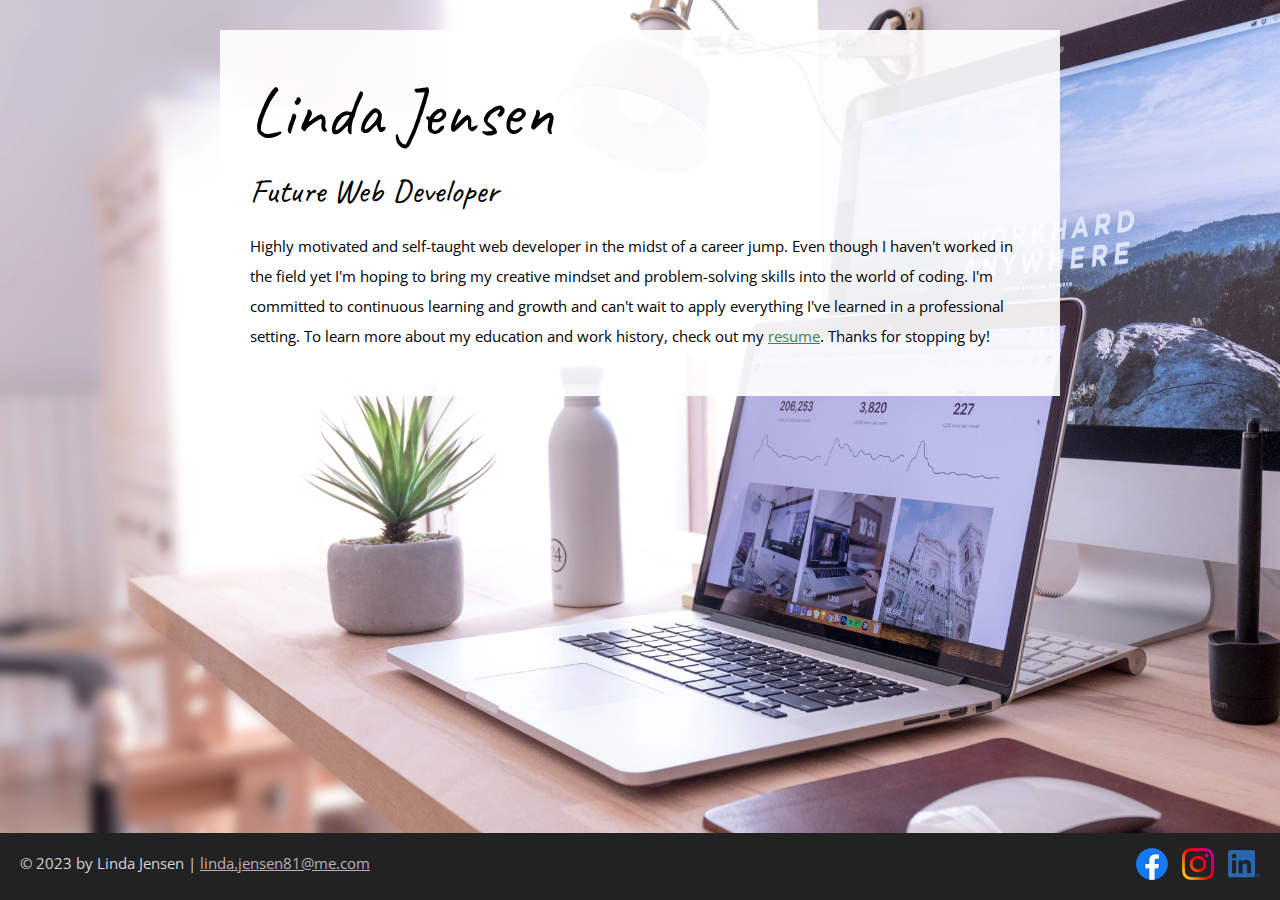
<file: index.html>
<!DOCTYPE html>
<html lang="en">
  <head>
    <meta charset="UTF-8">
    <meta name="viewport" content="width=device-width, initial-scale=1">
    <title>Linda Jensen | Future Web Developer</title>
    
    <link rel="preconnect" href="https://fonts.googleapis.com">
    <link rel="preconnect" href="https://fonts.gstatic.com" crossorigin>
    <link href="https://fonts.googleapis.com/css2?family=Caveat&family=Open+Sans&display=swap" rel="stylesheet">
    <link rel="stylesheet" href="./css/styles.css">
  
  </head>
  <body class="home">
    <!-- //  INTRO  // -->
    <div class="content-wrapper">
      <div class="content-bg">
        <header>
          <h1>Linda Jensen</h1>
          <h2>Future Web Developer</h2>
        </header>

        <!-- //  ABOUT ME  // -->
        <main>
          <p>Highly motivated and self-taught web developer in the midst of a career jump. Even though I haven't worked in the field yet I'm hoping to bring my creative mindset and problem-solving skills into the world of coding. I'm committed to continuous learning and growth and can't wait to apply everything I've learned in a professional setting. To learn more about my education and work history, check out my <a href="resume.html"> resume</a>. Thanks for stopping by!</p>
        </main>
      </div>
    </div>
    <!-- //  FOOTER INFO, SOCIAL MEDIA  // -->
    <footer>
      <p>© 2023 by Linda Jensen | <a href="mailto:linda.jensen81@me.com">linda.jensen81@me.com</a></p>

      <ul class="socials">
        <li>
          <a href="https://www.facebook.com/linda.jensen.5872" target="_blank"><img src="./images/icon-logo-facebook.png" alt="My Facebook profile"></a>
        </li>
        <li>
          <a href="https://www.instagram.com/jensenvbg/" target="_blank"><img src="./images/icon-logo-instagram.png" alt="My Instagram account"></a>
        </li>
        <li>
          <a href="www.linkedin.com/in/linda-jensen-25382b144" target="_blank"><img src="./images/icon-logo-linkedin.png" alt="My LinkedIn profile"></a>
        </li>
      </ul>
    </footer>
  </body>
</html>
</file>
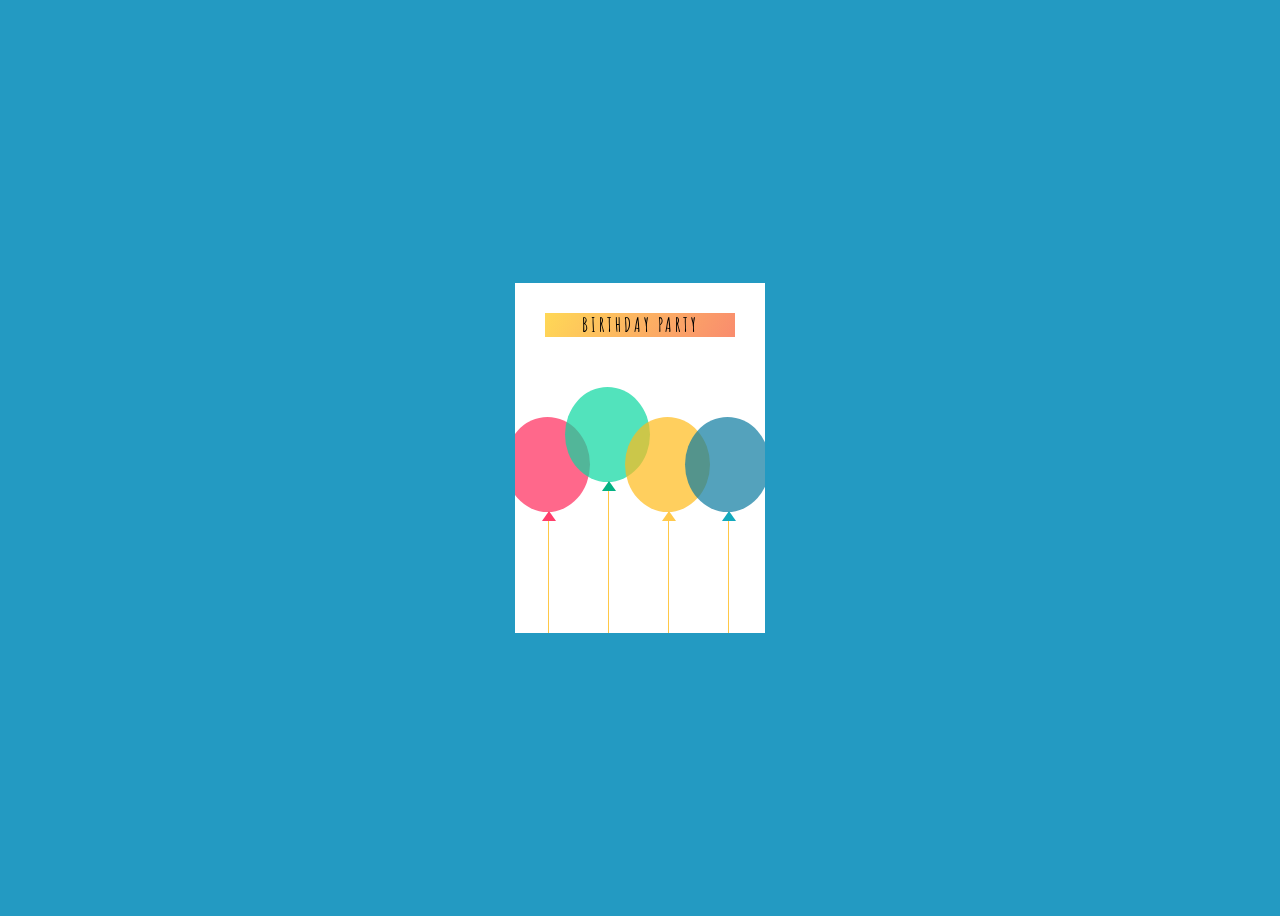
<file: public/birthday-invite-project/index.html>
<!DOCTYPE html>
<html lang="en">
<head>
    <meta charset="UTF-8">
    <meta name="viewport" content="width=device-width, initial-scale=1.0">
    <title>Happy Birthday</title>
    <link rel="stylesheet" href="./style.css">
    <link href="https://fonts.googleapis.com/css?family=Amatic+SC:regular,700" rel="stylesheet" />
    <link href="https://fonts.googleapis.com/css?family=Open+Sans:300,regular,500,600,700,800,300italic,italic,500italic,600italic,700italic,800italic" rel="stylesheet" />
</head>
<body>
    <div class="birthdayCard">
        <div class="cardFront">
            <h3 class="happy">BIRTHDAY PARTY</h3>
            <div class="balloons">
                <div class="balloons-1"></div>
                <div class="balloons-2"></div>
                <div class="balloons-3"></div>
                <div class="balloons-4"></div>
            </div>
        </div>
        <div class="cardInside">
            <h3 class="back">When? On the 11th of August @4</h3>
            <h4>What to Bring?</h4>
            <ul>
                <li>Balloons</li>
                <li>Cake</li>
                <li>An Appetite</li>
            </ul>
            <br>
            <a href="https://goo.gl/maps/WkqE3G3sXfvkFqEg8">Where? Go Here!</a>
        </div>
    </div>
</body>
</html>







<!-- 
https://raw.githubusercontent.com/appbrewery/webdev/main/birthday-cake3.4.jpeg

https://www.google.com/maps/@35.7040744,139.5577317,3a,75y,289.6h,87.01t,0.72r/data=!3m6!1e1!3m4!1sgT28ssf0BB2LxZ63JNcL1w!2e0!7i13312!8i6656
Example image URL -->
</file>
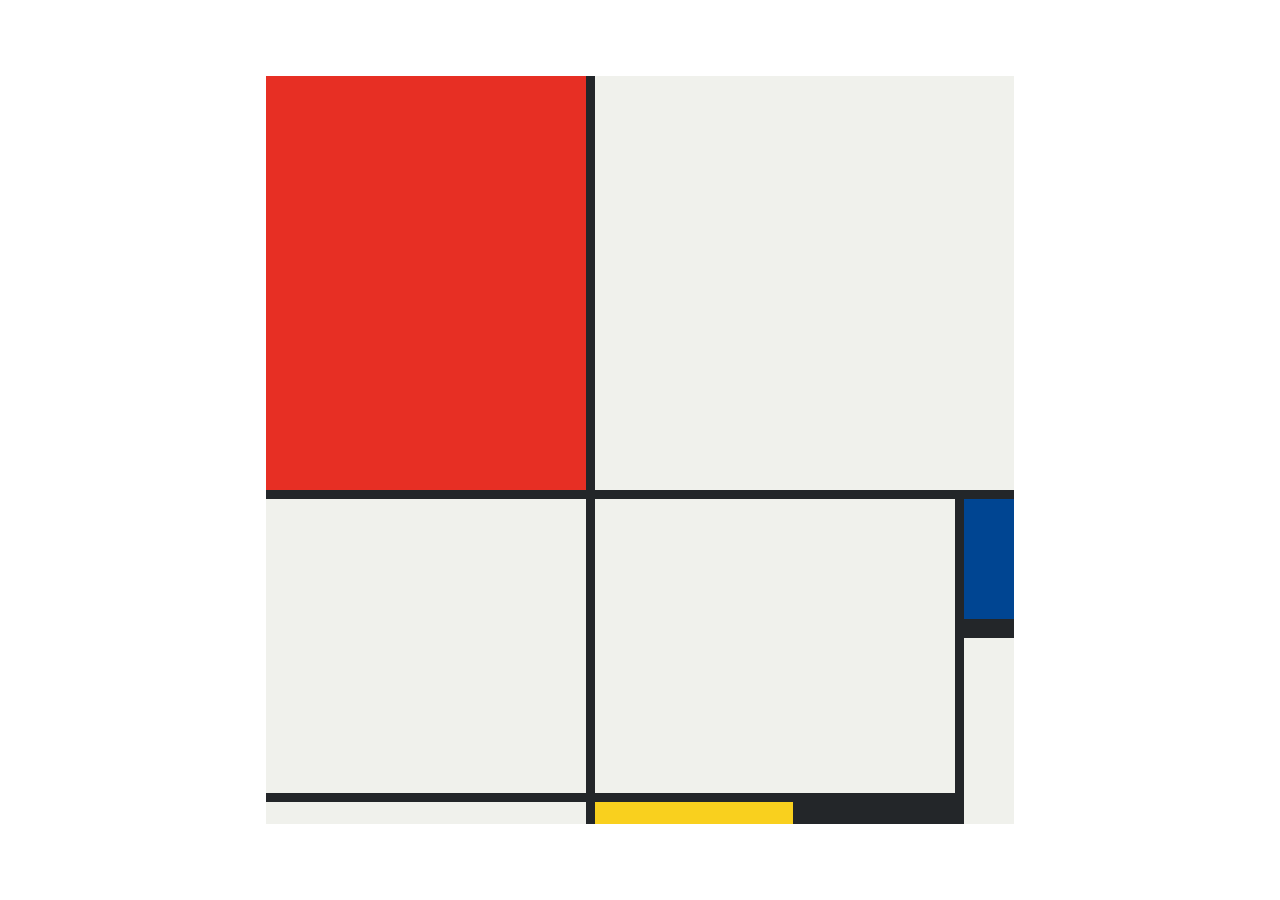
<file: public/mondrian-project/index.html>
<!DOCTYPE html>
<html lang="en">

<head>
  <meta charset="UTF-8">
  <meta name="viewport" content="width=device-width, initial-scale=1.0">
  <title>Mondrian Project</title>
  <style>
    /* 
    Write your CSS here 
    Gap Colour: #000
    White: #F0F1EC
    Red: #E72F24
    Black: #232629
    Blue: #004592
    Yellow: #F9D01E

    For dimensions, see dimensions.png image.
    HINT: Remember you can't change the properties of grid lines.
    But grid lines are transparent!
    */

    body {
      display: flex;
      justify-content: center;
      align-items: center;
      height: 100vh;
      padding: 0;
      margin: 0;
    }

    .grid-container {
      height: 748px;
      width: 748px;
      display: grid;
      grid-template-columns: 320px 198px 153px 50px;
      grid-template-rows: 414px 130px 155px 22px;
      background-color: #232629;
      gap: 9px;
    }

    .red-square {
      background-color: #E72F24;
    }

    .big-white-square {
      background-color: #F0F1EC;
      grid-column: span 3;
    }

    .white-square {
      background-color: #F0F1EC;
      grid-row: span 2;
    }

    .other-white-square {
      background-color: #F0F1EC;
      grid-area: 2 / 2 / 4 /4
    }

    .blue-rectangle {
      background-color: #004592;
      border-bottom: 10px solid #232629;
    }

    .white-rectangle {
      background-color: #F0F1EC;
      grid-row: span 2;
    }

    .white-line {
      background-color: #F0F1EC;
    }

    .yellow-line {
      background-color: #F9D01E;
    }

    .black-line {
      background-color: #232629;
    } 
  </style>
</head>

<body>
  <!-- Write your HTML here -->
  <!--Remove numbers when you're done-->
  <div class="grid-container">
    <div class="red-square"></div>
    <div class="big-white-square"></div>
    <div class="white-square"></div>
    <div class="other-white-square"></div>
    <div class="blue-rectangle"></div>
    <div class="white-rectangle"></div>
    <div class="white-line"></div>
    <div class="yellow-line"></div>
    <div class="black-line"></div>
  </div>
</body>

</html>
</file>
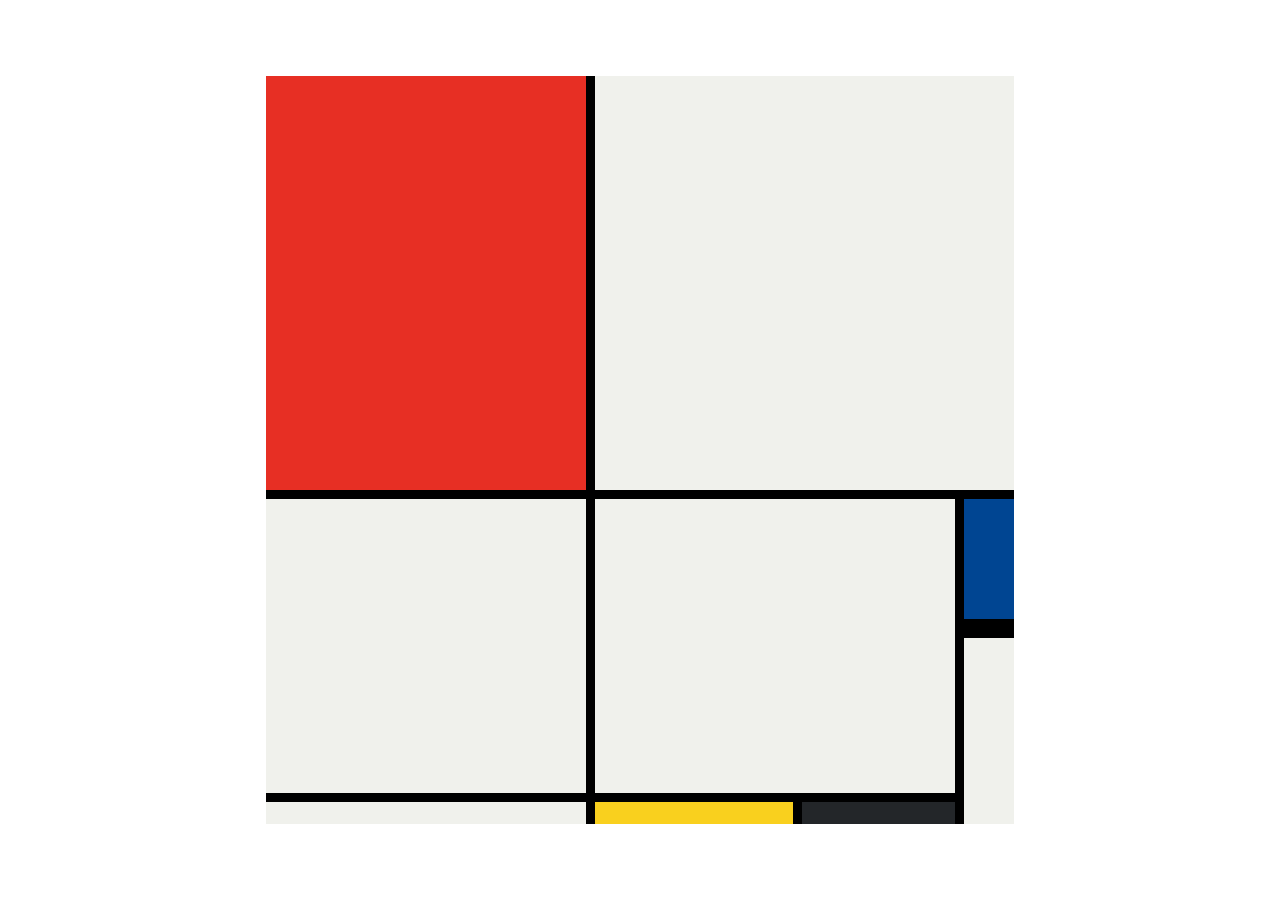
<file: public/mondrian-project/solution.html>
<!DOCTYPE html>
<html lang="en">

<head>
  <meta charset="UTF-8">
  <meta name="viewport" content="width=device-width, initial-scale=1.0">
  <title>Mondrian Project</title>
  <style>
    /* 
    Write your CSS here 
    Line Colour: #000
    White: #F0F1EC
    Red: #E72F24
    Black: #232629
    Blue: #004592
    Yellow: #F9D01E
    */
    body {
      display: flex;
      justify-content: center;
      align-items: center;
      height: 100vh;
      margin: 0;
      padding: 0;
    }

    .container {
      height: 748px;
      width: 748px;
      display: grid;
      background-color: #000;
      grid-template-columns: 320px 198px 153px 50px;
      grid-template-rows: 414px 130px 155px 22px;
      gap: 9px;
    }

    .item {
      background-color: #F0F1EC;
    }

    .red {
      background-color: #E72F24;
    }

    .white1 {
      grid-column: span 3;
    }

    .white2 {
      grid-row: span 2;
    }

    .white3 {
      grid-area: 2 / 2 / 4 /4
    }

    .blue {
      background-color: #004592;
      border-bottom: 10px solid #000;
    }

    .white4 {
      grid-row: span 2;
    }

    .yellow {
      background-color: #F9D01E;
    }

    .black {
      background-color: #232629;
    }
  </style>
</head>

<body>
  <!-- Write your HTML here -->

  <div class="container">
    <div class="item red"></div>
    <div class="item white1"></div>
    <div class="item white2"></div>
    <div class="item white3"></div>

    <div class="item blue"></div>
    <div class="item white4"></div>

    <div class="item"></div>
    <div class="item yellow"></div>
    <div class="item black"></div>
  </div>
</body>

</html>
</file>
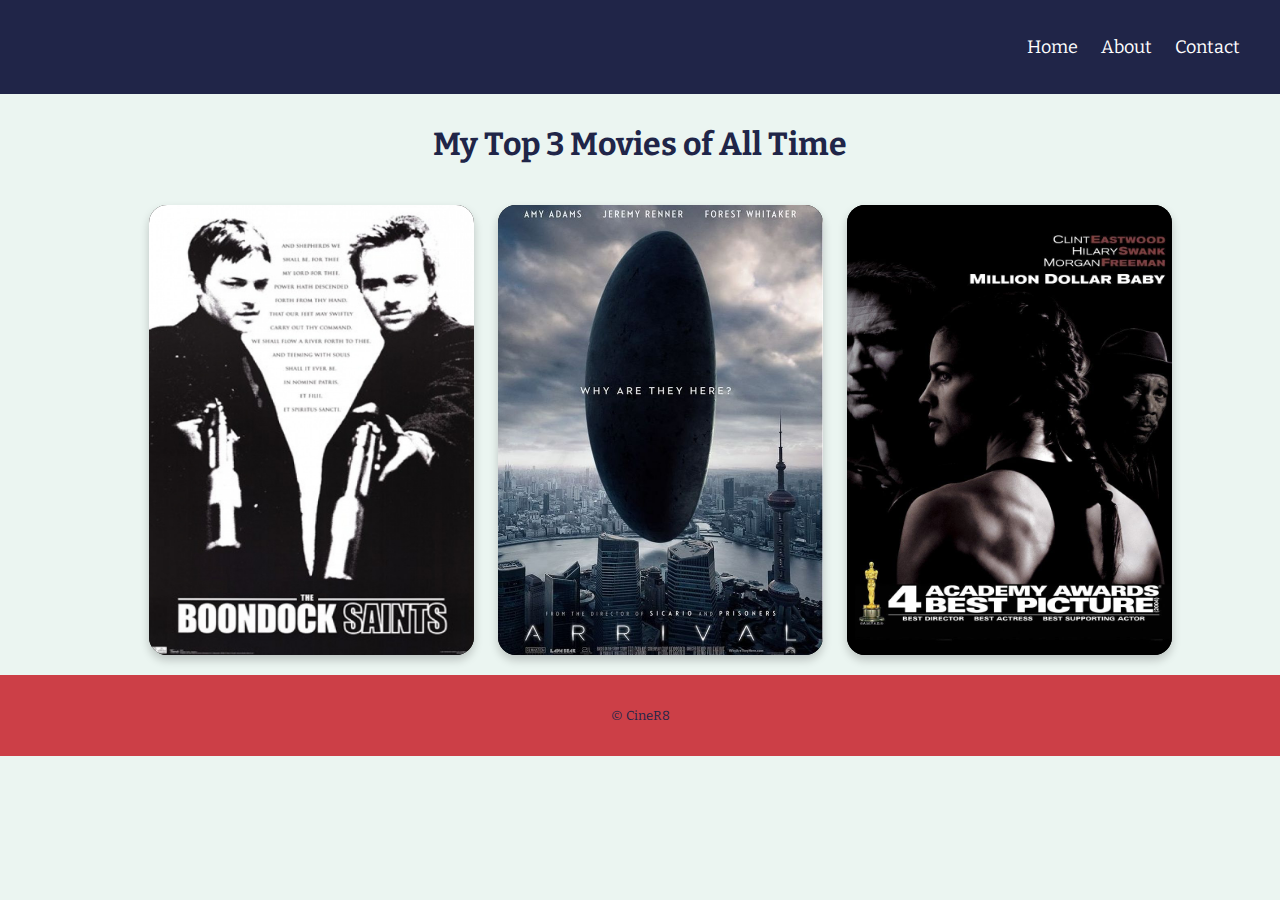
<file: public/movie-ranking-project/movie-ranking.html>
<!-- Write your code below -->
<!DOCTYPE html>
<html lang="en">
<head>
    <meta charset="UTF-8">
    <meta name="viewport" content="width=device-width, initial-scale=1.0">
    <title>CineR8</title>
    <link rel="stylesheet" href="./movie-style.css">
    <link href="https://fonts.googleapis.com/css?family=Cabin:regular,500,600,700,italic,500italic,600italic,700italic" rel="stylesheet" />
    <link href="https://fonts.googleapis.com/css?family=Bitter:100,200,300,regular,500,600,700,800,900,100italic,200italic,300italic,italic,500italic,600italic,700italic,800italic,900italic" rel="stylesheet" />
</head>

<body>
    <nav class="navbar">
        <ul>
                <li><a href="#">Home</a></li>
                <li><a href="#">About</a></li>
                <li><a href="#">Contact</a></li>
            </ul>
    </nav>
    <div class="grid-container">
        <h1>My Top 3 Movies of All Time</h1>
    </div>
   
    <section class="wrapper">
        <div class="movie-poster">
            <img src="./images/Boondock Saints 3.jpeg" alt="The Boondock Saints Movie Poster">
            <div class="movie-info">
                <h3>THE BOONDOCK SAINTS</h3>
                <ul>
                    <li>1999</li>
                    <li>Action/Thriller</li>
                    <li>1h 48min</li>
                </ul>
                    <p>"Boondock Saints" is a vigilante action thriller that follows to Irish Brothers who's trying to take down Boston's criminals. The film is a character driven ride filled with witty dialogue and satire. It has some truly thought-provoking moments, but is also home to one of the best F-bombs in movie history. For me, everything about this film is a cinematic party!</p>
                <h4>Cast</h4>
                    <p>Willem Dafoe, Sean Patrick Flanery, and Norman Reedus</p>
            </div>
        </div>

        <div class="movie-poster">
            <img src="./images/Arrival.jpeg" alt="Arrival Movie Poster">
            <div class="movie-info">
                <h3>ARRIVAL</h3>
                <ul>
                    <li>2016</li>
                    <li>Drama/Sci-Fi</li>
                    <li>1h 56min</li>
                </ul>
                <p>"Arrival" is a one of the greatest sci-fi films of all time. The entire film is centered around the perception of time. It has an incredible story, characters, and an equally remarkable soundtrack. The film is beautiful and complex and even if you're not a sci-fi fan this is not a film you want to miss.</p>
                <h4>Cast</h4>
                    <p>Amy Adams, Jeremy Renner, and Forest Whitaker</p>
            </div>        
        </div>

        <div class="movie-poster">
            <img src="./images/Million Dollar Baby.jpeg" alt="Million Dollar Baby Movie Poster">
            <div class="movie-info">
                <h3>MILLION DOLLAR BABY</h3>
                <ul>
                    <li>2004</li>
                    <li>Drama</li>
                    <li>2h 12min</li>
                </ul>
                <p>”Million Dollar Baby” is about Maggie, a young working-class woman who is determined to become a boxer. This film can easily be mistaken for yet another cliché sports film, but it’s so much more. This isn’t a boxing film, it’s an heartbreakingly sad film about a boxer. It’s a raw and touching story that hits you right in the gut and stays with you long after the credits roll.</p>
                <h4>Cast</h4>
                    <p>Hilary Swank, Clint Eastwood, and Morgan Freeman</p>
            </div>
        </div>
    </section> 
    
    <footer class="footer">
        <p>&copy; CineR8</p>
    </footer>

</body>
</html>
</file>
<file: css/styles.css>
/* COLOR PALETTE 

OPTION 1
Dark green    #3c8453
Sandy beige   #bcaa96
Dark gray     #222222
Light gray    #d3d4d6
Off-white     #f6f6f6

OPTION 2
Pink Swan     #bcadb8
Baltic Sea    #352e36
Congo Brown   #674045
Leather       #90644c
Off-white     #f6f6f6


#fd689c
#e9d525
#8f418c

???
#fbc7d9
#ff8fb6
#df364d


*/

/* GENERAL STYLES 
------------------------------------------*/
/* 
    https://www.paulirish.com/2012/box-sizing-border-box-ftw/
*/

html {
    box-sizing: border-box;
    font-size: 62.5%; /* Set the default to 10px */
}

*, *::before, *::after {
    box-sizing: inherit;
}

html, body {
    height: 100%;
}

body {
    background-color: #f6f6f6;
    margin: 0;
    font-family: 'Open Sans', sans-serif;
    font-size: 1.5rem;
    line-height: 1.5;
}

p {
    line-height: 2;
}

h1, h2, h3 {
    font-family: 'Caveat', cursive;
    font-weight: 400;
    margin: 0;
}

h1 {
    font-size: 7rem;
}

h2 {
    font-size: 3.4rem;
}

h3 {
    font-size: 2.6rem;
}

/* Links
------------------------------------------*/
a {
/* Change link color */
    color: #3c8453;
}

a:hover {
    color: #bcadb8;
    text-decoration: none;
}

footer a {
    color: #bcadb8;
}

footer a:hover {
    color: #3c8453;
}

.button {
    background-color: #3c8453;
    color: #f6f6f6;
    text-decoration: none;
    text-transform: uppercase;
    font-size: 1.2rem;
    display: inline-block;
    padding: 7px;
    letter-spacing: .1em;
    line-height: 1;
    border-radius: 4px;
}

.content-wrapper {
    margin: 0 auto;
    max-width: 900px;
    padding: 30px;
}

/* HOME
------------------------------------------*/
.home {
    background: url(../images/home-office.jpg) no-repeat;
    background-size: cover;
    display: flex;
    flex-direction: column;
}

.home .content-wrapper {
    flex: 1 0 auto;
}

.content-bg {
    background: rgba(255, 255, 255, 0.9);
    padding: 30px;
}

@media screen and (max-width: 650px) {
    .home .content-wrapper {
        padding: 10px;
    }

    .content-bg {
        padding: 20px;
    }

}

/* RESUME
------------------------------------------*/
.resume header::before {
    background: url(../images/home-office.jpg) center;
    background-size: cover;
    content: "";
    display: block;
    height: 375px;
}

.resume-section {
    margin-bottom: 50px;
}

.resume-section h2 {
    border-bottom: 2px dashed #d3d4d6;
}

.download-link {
    position: fixed;
    top: 5px;
    left: 5px;
    font-size: 1.5rem;
}

@media screen and (max-width: 1200px) {
    .download-link {
        position: absolute;
    }
}

@media screen and (max-width: 500px) {
    .resume header::before {
        height: 200px;
    }

    h1 {
        font-size: 5rem;
    }

    h2 {
        font-size: 2.5rem;
    }
    
}

/* Projects
------------------------------------------*/
.project-item {
    margin: 30px 0;
}

.project-item img {
    width: 300px;

}

@media screen and (min-width: 860px) {
    .project-item {
        display: flow-root;
    }
    .project-item img {
        float: left;
        margin-right: 20px;
    }
}

@media screen and (min-width: 650px) and (max-width: 859px) {
    .project-wrapper {
        display: grid;
        grid-template-columns: repeat(2, 1fr);
        gap: 30px;
    }

    .project-item img {
        width: 100%;
    }
}

@media screen and (max-width: 500px) {
    .project-item img {
        width: 100%;
        margin-bottom: 10px;
    }   
}

/* Work Experience
------------------------------------------*/
.work-item {
    margin: 30px 0;
}

.work-details p {
    margin: 0;
}

.work-details h3 {
    padding-bottom: 10px;
}

.work-summary ul {
    margin-top: 0;
}

@media screen and (min-width: 860px) {
    .work-item {
        display: grid;
        grid-template-columns: 300px 1fr;
        gap: 20px;
    }

    .work-summary p:first-child {
        margin-top: 0;
    }
}

/* Education, Skills, and Languages
------------------------------------------*/
.education-item {
    margin: 30px 0;
}

.education-item p {
    margin: 0;
}

.education-item ul {
    padding: 0;
}

.education-item li {
    list-style-type: none;
}

.skills-section, .language-section li {
    line-height: 2;
}

.skills-section ul {
    margin-top: 0;
}

/* FOOTER 
------------------------------------------*/
footer {
    background: #222;
    color: #d3d4d6;
}

.socials {
    list-style-type: none;
    padding: 0;
}

.socials li {
    display: inline-block;
    margin-left: 10px;
}

.socials img {
    width: 32px;
}

.socials img:hover {
    opacity: 0.5;
}

@media screen and (min-width: 860px) {
    footer {
        display: flex;
        justify-content: space-between;
        padding: 0 20px; 
    }
   
}

@media screen and (max-width: 859px) {
    footer {
        text-align: center;
        padding: 10px;
    }
}
</file>
<file: public/birthday-invite-project/style.css>
body {
    font-family: 'Open Sans', sans-serif;
    display: flex;
    align-items: center;
    justify-content: center;
    height: 100vh;
    background-color: #239ac2;
}

.birthdayCard {
    position: relative;
    width: 250px;
    height: 350px;
    cursor: pointer;
    transform-style: preserve-3d;
    transform: perspective(2500px);
    transition: 1s;
}

.birthdayCard:hover {
    transform: perspective(2500px) rotate(5deg);
    box-shadow: inset 100px 20px 100px rgba(0, 0, 0, 0.2), 0 10px 100px rgba(0, 0, 0, 0.5);
}

.birthdayCard:hover .cardFront {
    transform: rotateY(-160deg);
}

.birthdayCard:hover .happy {
    visibility: hidden;
}

.cardFront {
    position: relative;
    background-color: #fff;
    width: 250px;
    height: 350px;
    overflow: hidden;
    transform-origin: left;
    box-shadow: inset 100px 20px 100px rgba(0, 0, 0, 0.2) 30px 0 50px rgba(0, 0, 0, 0.4);
    transform: 0.6s;
}

.happy {
    font-family: 'Amatic SC', sans-serif;
    letter-spacing: 3px;
    text-align: center;
    margin: 30px;
    background-image: linear-gradient(120deg, #ffd856 0%, #f98c6e 100%);
    transition: 0.1s;
}

.balloons {
    position: absolute;
}

.balloons-1,
.balloons-2,
.balloons-3,
.balloons-4 {
    position: absolute;
    width: 85px;
    height: 95px;
    border-radius: 50%;
}

.balloons-1 {
    background-color: rgba(255, 40, 90, 0.7);
    left: -10px;
    top: 50px;
}

.balloons-2 {
    background-color: rgba(9, 215, 160, 0.7);
    left: 50px;
    top: 20px;
}

.balloons-3 {
    background-color: rgba(255, 186, 26, 0.7);
    left: 110px;
    top: 50px;
}

.balloons-4 {
    background-color: rgba(12, 122, 159, 0.7);
    left: 170px;
    top: 50px;
}

.balloons-1::before,
.balloons-2::before,
.balloons-3::before,
.balloons-4::before {
    content: "";
    position: absolute;
    width: 1px;
    height: 155px;
    background-color: #ffc848;
    top: 95px;
    left: 43px;
}

.balloons-1::after,
.balloons-2::after,
.balloons-3::after,
.balloons-4::after {
    content: "";
    position: absolute;
    border-right: 7px solid transparent;
    border-left: 7px solid transparent;
    top: 94px;
    left: 37px;
}

.balloons-1::after {
    border-bottom: 10px solid #ff3e6b;
}

.balloons-2::after {
    border-bottom: 10px solid #04b183;
}

.balloons-3::after {
    border-bottom: 10px solid #ffc94c;
}

.balloons-4::after {
    border-bottom: 10px solid #13a9bd;
}

.cardInside {
    position: absolute;
    background-color: #fff;
    width: 250px;
    height: 350px;
    z-index: -1;
    left: 0;
    top: 0;
    box-shadow: inset 100px 20px 100px rgba(0, 0, 0, 0.2);
}

h4 {
    margin: 40px;
    margin-bottom: 15px;
    color: #333;
}

a {
    font-family: 'Open Sans', sans-serif;
    text-decoration: none;
    margin: 40px;
    color: #333;
    display: flex;
    justify-content: center;
}

/*Not relevant
.name {
    position: absolute;
    left: 150px;
    top: 200px;
    color: #333;
}
*/

.back {
    font-family: 'Amatic SC', sans-serif;
    color: #333;
    font-weight: bold;
    text-align: center;
    margin: 30px;
    outline-color: #333;
    outline-style: dotted;
}
</file>
<file: public/movie-ranking-project/movie-style.css>
/* Vilken nytta gör det här?
body {
    display: flex;
    align-items: center;
    height: 100vh;
    margin: 0;
    background-color: #edd6ca;
    color: #202548
}
*/

body {
    background-color: #ebf5f1;
    color: #202548;
    font-family: 'Bitter', sans-serif;
    margin: 0;
    padding: 0;    
}

.grid-container {
    text-align: center;
    padding-top: 10px;
}

.top-header {
    padding-left: 14px;
}

.navbar {
    background-color: #202548;
    overflow: hidden;
    padding: 20px;
    box-sizing: border-box;
    display: flex;
    justify-content: end;
}

.navbar ul {
    padding: 0;
    list-style: none;
}

.navbar li {
    display: inline;
    padding-right: 20px;
}

.navbar a {
    color: white;
    text-decoration: none;
    font-size: 18px;
}

.wrapper {
    position: relative;
    width: 100%;
    height: 100%;
    padding: 20px;
    display: flex;
    align-content: center;
    justify-content: center;
    gap: 24px;
    flex-wrap: wrap;
}

.movie-poster {
    position: relative;
    width: 325px;
    height: 450px;
    background: #000;
    border-radius: 18px;
    overflow: hidden;
    box-shadow: 0 5px 10px rgba(0, 0, 0, .2);
}

.movie-poster img {
    width: 100%;
    height: 100%;
    transition: transform 0.3s;
}

.movie-poster:hover img {
    transform: scale(1.1);
}

.movie-info {
    position: absolute;
    top: 0;
    left: -100%;
    width: 100%;
    height: 100%;
    background-color: rgba(0, 0, 0, 0.8);
    color: white;
    font-family: 'Cabin', sans-serif;
    font-size: 14px;
    padding: 20px;
    opacity: 0;
    transition: opacity 0.3s, left 0.3s;
}

.movie-info:hover {
    opacity: 1;
    left: 0;
}

.movie-info h3 {
    font-size: 1.5em;
    margin-bottom: 5px;
}

ul {
    list-style: none;
    padding: 0;
}

.movie-info li {
    font-weight: 400;
    font-size: 1em;
    margin-bottom: 10px;
    opacity: 0.8;
}

.movie-info p {
    line-height: 1.5;
    margin-bottom: 2em;
    margin-right: 2em;
}

.movie-info h4 {
    margin-bottom: .5em;
}

.footer {
    background-color: #cc3f47;
    padding: 20px;
    overflow: hidden;
    display: flex;
    justify-content: center;
    font-size: small;
}
</file>
